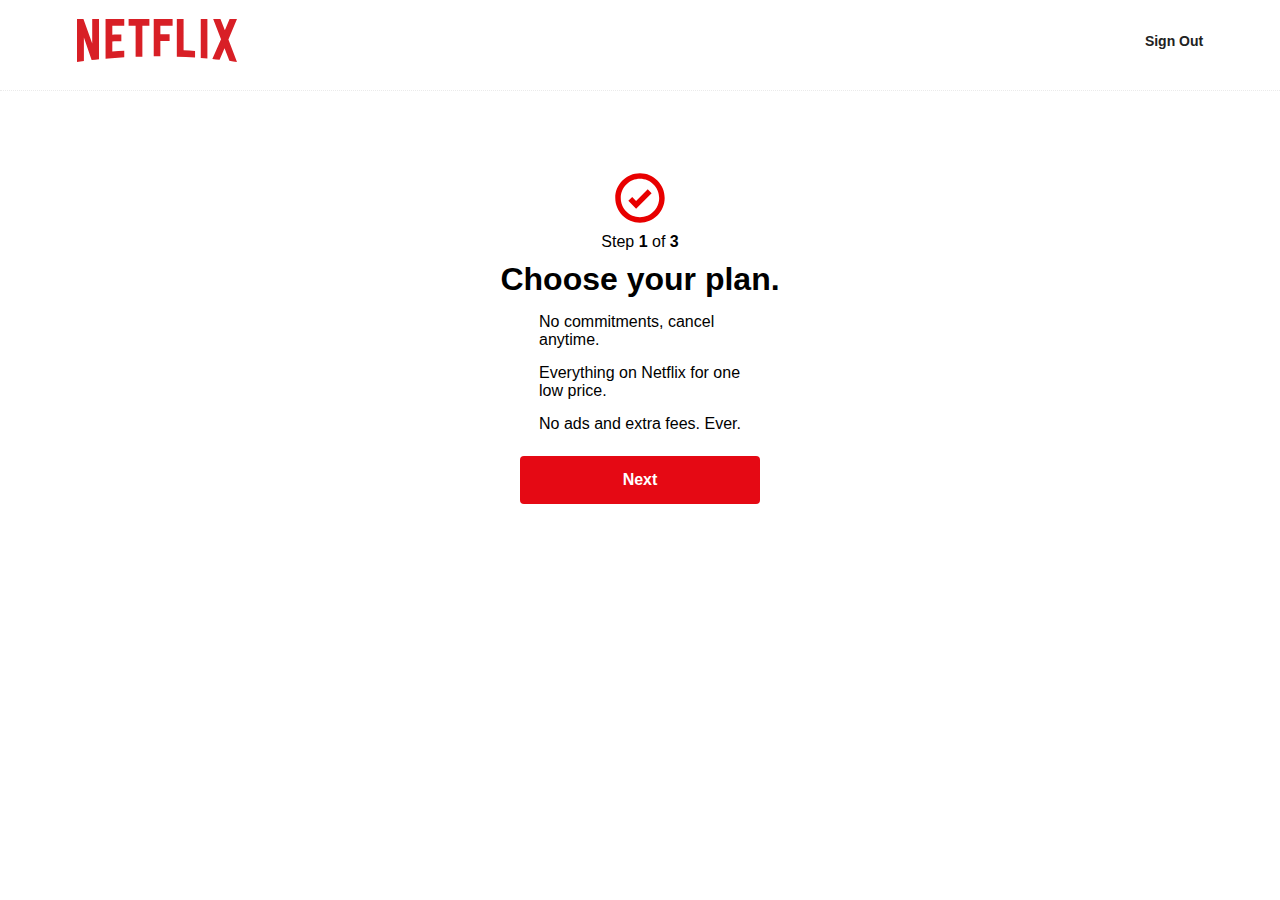
<file: choose.html>
<!DOCTYPE html>
<html lang="en">
<head>
    <meta charset="UTF-8">
    <meta name="viewport" content="width=device-width, initial-scale=1.0">
    <title>Sign Up - Netflix Slovenia</title>
    <link rel="stylesheet" href="css/choose-style.css">
    <link rel="icon" type="image/x-icon" href="slike/netflix_icon.ico">
</head>
<body>
    <div id="Main">
    <header>
        <img src ="slike/Netflix_logo.svg" alt="Netflix Logo" id="logo">
        <a href="index.html" id="signout">Sign Out</a>
    </header>
    <hr>
    <div id="choose">
        <img src="slike/checkmark.svg" alt="Checkmark" id="checkmark">
        <p>Step <b>1</b> of <b>3</b></p>
        <h1>Choose your plan.</h1>
        <ul id="list">
        <li>No commitments, cancel<br>anytime.</li>
        <li>Everything on Netflix for one<br>low price.</li>
        <li>No ads and extra fees. Ever.</li>
        </ul>
        
         <button id="next-btn" type="button" class="btn">Next</button>
<script>
document.getElementById('next-btn').addEventListener('click', () => {
  window.location.href = 'plan.html';
});
</script>
    </div>
    </div>
    
</body>
</html>
</file>
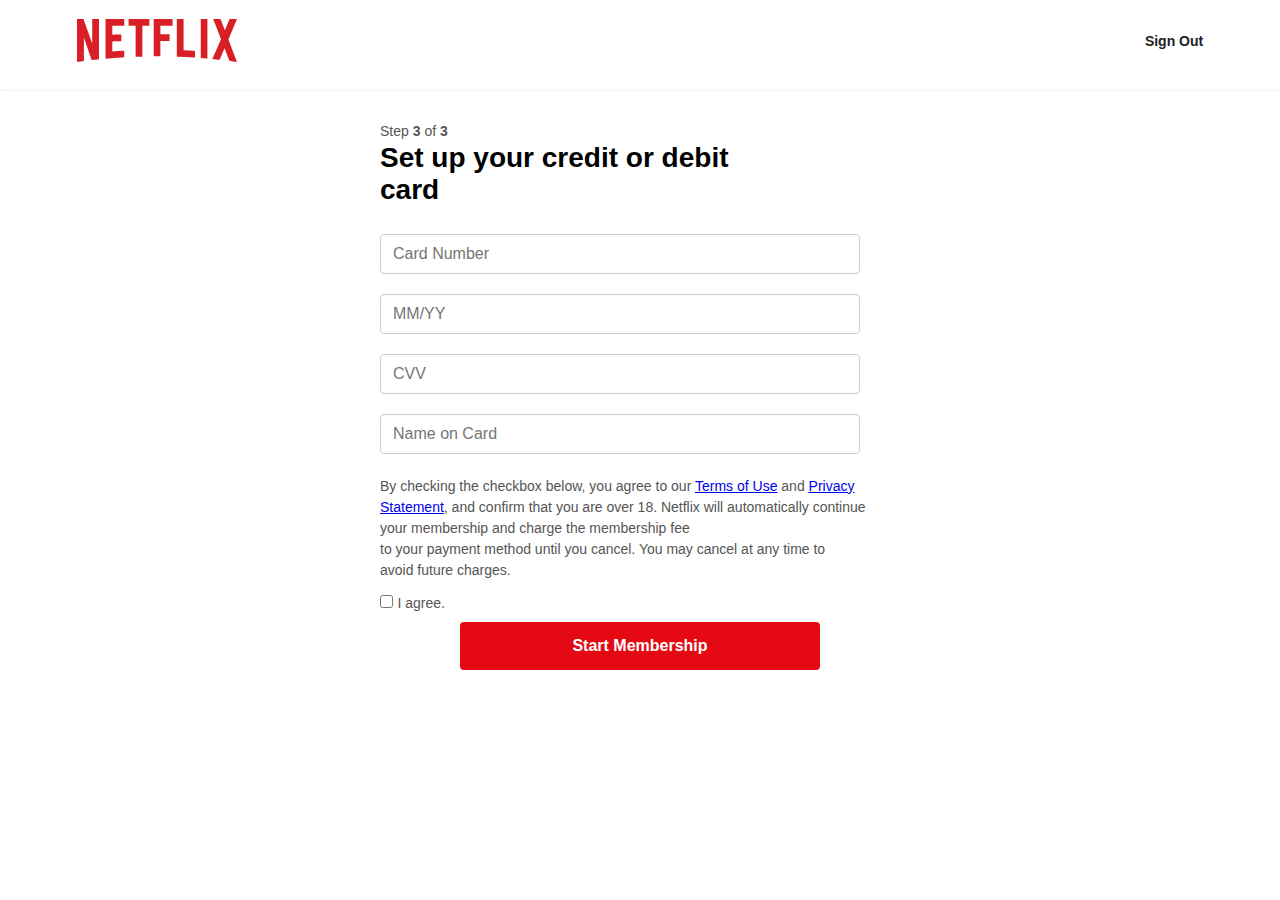
<file: payment.html>
<!DOCTYPE html>
<html lang="en">
    <head>
        <meta charset="UTF-8">
        <meta name="viewport" content="width=device-width, initial-scale=1.0">
        <title>Payment - Netflix Slovenia</title>
        <link rel="stylesheet" href="css/payment-style.css">
        <link rel="icon" type="image/x-icon" href="slike/netflix_icon.ico">
        
    </head>
    <body>
        <header>
            <img src ="slike/Netflix_logo.svg" alt="Netflix Logo" id="logo">
            <a href="index.html" id="signout">Sign Out</a>
        </header>
        <hr>
        <div id="main">
            <p>Step <b>3</b> of <b>3</b></p>
            <h1>Set up your credit or debit<br>card</h1>
            <input type="text" id="card-number" name="card-number" inputmode="numeric" maxlength="19" pattern="[0-9]{4}-[0-9]{4}-[0-9]{4}-[0-9]{4}" placeholder="Card Number">

            <div id="expiry-cvv">
                <input type="text" id="expiry-date" name="expiry-date" inputmode="numeric" maxlength="5" placeholder="MM/YY" pattern="^(0[1-9]|1[0-2])\/\d{2}$">
                <input  type="text" id="cvv" name="cvv" inputmode="numeric" maxlength="3" pattern="[0-9]{3}" placeholder="CVV">
                    
            </div>
            <input type="text" id="name" placeholder="Name on Card">
            <p>By checking the checkbox below, you agree to our
                <a href="#">Terms of Use</a> and
                <a href="#">Privacy <br>Statement</a>, and confirm that you are over 18.
                Netflix will automatically continue<br>your membership and charge the membership fee<br>
                to your payment method until you cancel. You may cancel at any time to<br>avoid future charges.</p>
            <div id="agree-div">
            <input type="checkbox" id="agree">
            <label for="agree">I agree.</label>
            </div>
            <button id="start-membership">Start Membership</button>
        </div>
       
    </body>
    <script src="javascript/payment-mask.js"></script>
    <script src="javascript/payment-validate.js"></script>
</html>
</file>
<file: css/choose-style.css>
*{
    margin:0;
    padding:0;
    box-sizing: border-box;
    font-family: "Helvetica Neue", Arial, sans-serif;
}
header{
    display:flex;
    align-items: center;
    justify-content: space-between;
    padding:1.5% 6%;
    position: relative;
}
#logo{
    max-width: 160px;
    height: auto;
    display: block;
}
#signout{
    text-decoration:none;
    color:#222;
    font-weight:600;
    font-size:14px;
}
hr{
    border: none;
    border-top: 1px dotted rgba(0,0,0,0.08);
    margin: 8px 0 18px;
}
#choose{
    padding:5%;
    display:flex; 
    align-items: center;
    flex-direction: column;
    margin:auto;
    width: fit-content;
    
}
#choose li{
    list-style: none;
    margin: 15px 0;
}
    


#next-btn{
    display: block;         
    width: 240px;           
    margin: 28px auto;      
    height:48px;
    background: #e50914;
    border: none;
    color: #fff;
    font-weight: 700;
    font-size: 16px;
    border-radius: 4px;
    cursor: pointer;
    margin-top:8px;
}

#checkmark{
    width: 50px;
    height: 50px;
}
#choose p{
    margin: 10px 0;
}

#Main{
    margin-bottom:10%;
}

@media (max-width: 520px) {
  header { padding: 12px 4%; }
  #logo { max-width: 40%; }
  #choose {
    padding: 4%;
    width: 100%;
    box-sizing: border-box;
    align-items: center;
    gap: 8px;
  }
  #choose h1 { font-size: 1.4rem; text-align: center; margin: 6px 0; }
  #list { padding: 0 8%; }
  #list li { margin: 10px 0; font-size: 0.95rem; text-align: center; }
  #checkmark { width: 40px; height: 40px; }
  #next-btn {
    width: 100%;
    max-width: none;
    margin: 16px auto;
    height: 48px;
    border-radius: 6px;
  }
}
</file>
<file: css/payment-style.css>
*{
    margin:0; 
    padding:0;
    box-sizing: border-box;
    font-family: "Helvetica Neue", Arial, sans-serif;
}
header{
    display:flex;
    align-items: center;
    justify-content: space-between;
    padding:1.5% 6%;
    position: relative;
}
#logo{
    max-width: 160px;
    height: auto;
    display: block;
}
#signout{
    text-decoration:none;
    color:#222;
    font-weight:600;
    font-size:14px;
}
hr{
    border: none;
    border-top: 1px dotted rgba(0,0,0,0.08);
    margin: 8px 0 18px;
}
#main{
    display:flex;
    flex-direction: column;
    width: 90%;
    max-width: 520px;
    margin: 0 auto;
    justify-content: center;
    margin-bottom:10%;
    
}
h1 {
    font-size: 28px;
    font-weight: 700;
    margin-bottom: 18px;
}
#card-number, #expiry-date, #cvv,#name{
    width: 100%;
    max-width: 480px;
    height: 40px;
    margin: 10px 0;
    padding: 8px 12px;
    font-size: 16px;
    border: 1px solid #ccc;
    border-radius: 4px;
}
#start-membership{
    display: block;
    width: 100%;
    max-width: 360px;
    margin: 28px auto;
    height:48px;
    background: #e50914;
    border: none;
    color: #fff;
    font-weight: 700;
    font-size: 16px;
    border-radius: 4px;
    cursor: pointer;
    margin-top:8px;
}
p{
    font-size: 14px;
    color: #555;
    margin-top: 12px;
    line-height: 1.5;
}
label{
    font-size: 14px;
    color: #555;
    margin-top: 12px;
    line-height: 1.5;
}
#agree-div{
    
    margin-top: 12px;
}
#Main{
    min-height: 100%;
    background-image:
      linear-gradient(rgba(0,0,0,0.55), rgba(0,0,0,0.55)),
      url(../slike/Netflix_background.jpg);
    background-size: cover;
    background-position: center;
    color: #fff;
    position: relative;
}


@media (max-width: 520px) {
    header { padding: 10px 14px; }
    #logo { max-width: 140px; }
    h1 { font-size: 20px; text-align:center; }
    #expiry-cvv { display: flex; gap: 8px; }
    #expiry-date { flex: 1 1 auto; }
    #cvv { flex: 0 0 90px; }
    #main { width: 94%; max-width: 420px; }
    #start-membership { padding: 12px 0; border-radius: 6px; }
}
</file>
